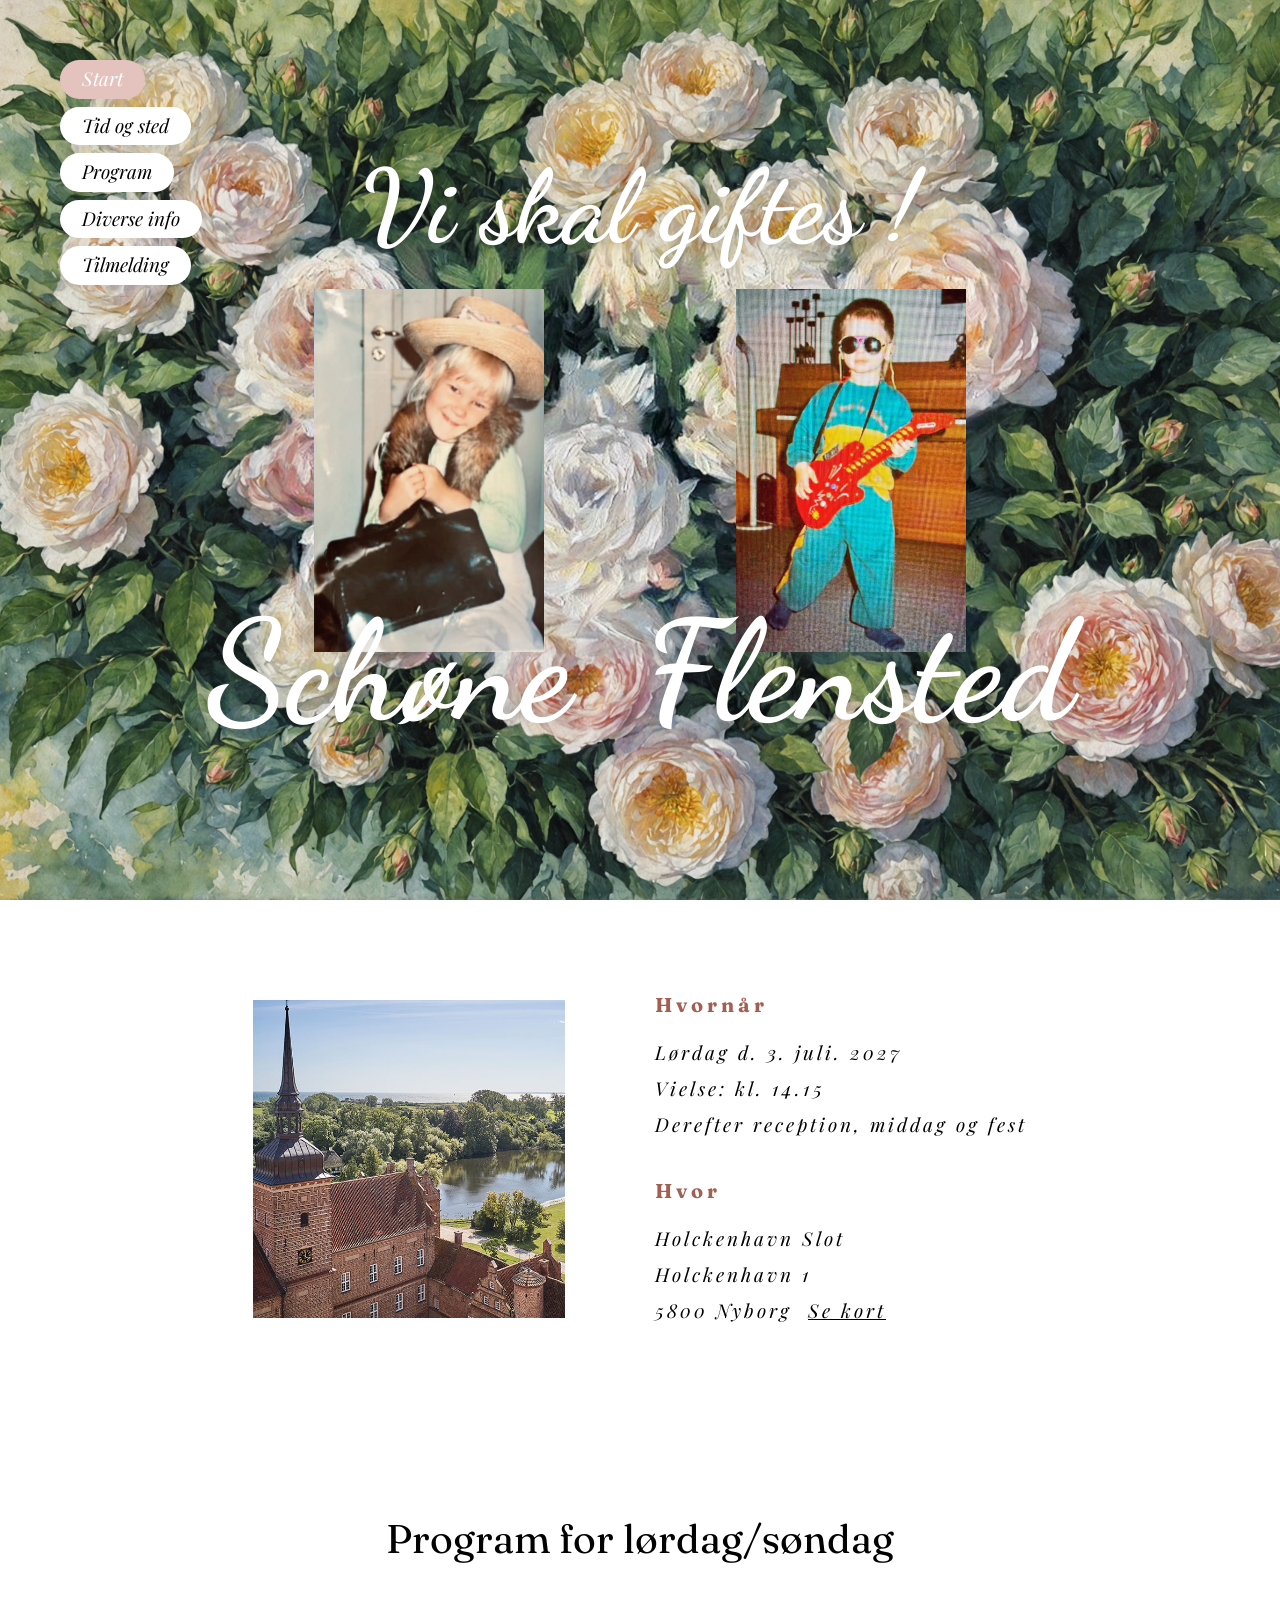
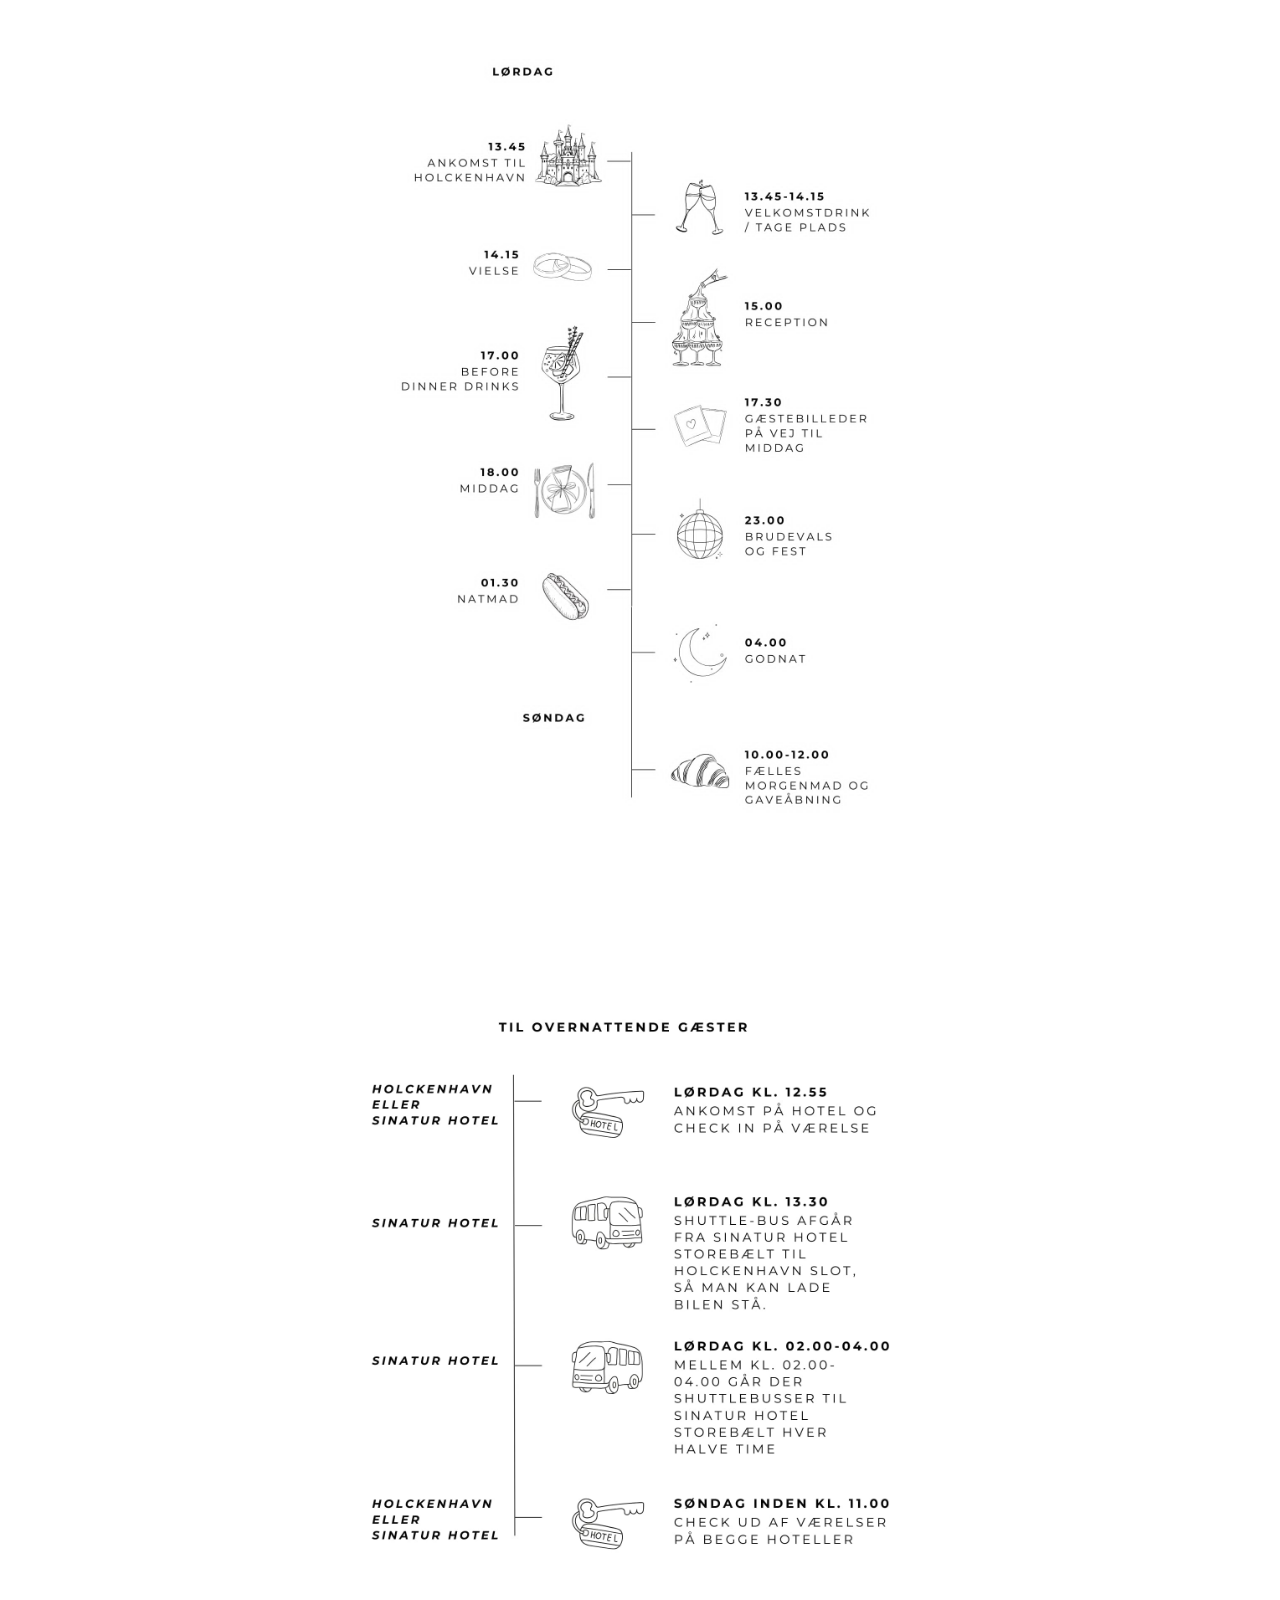
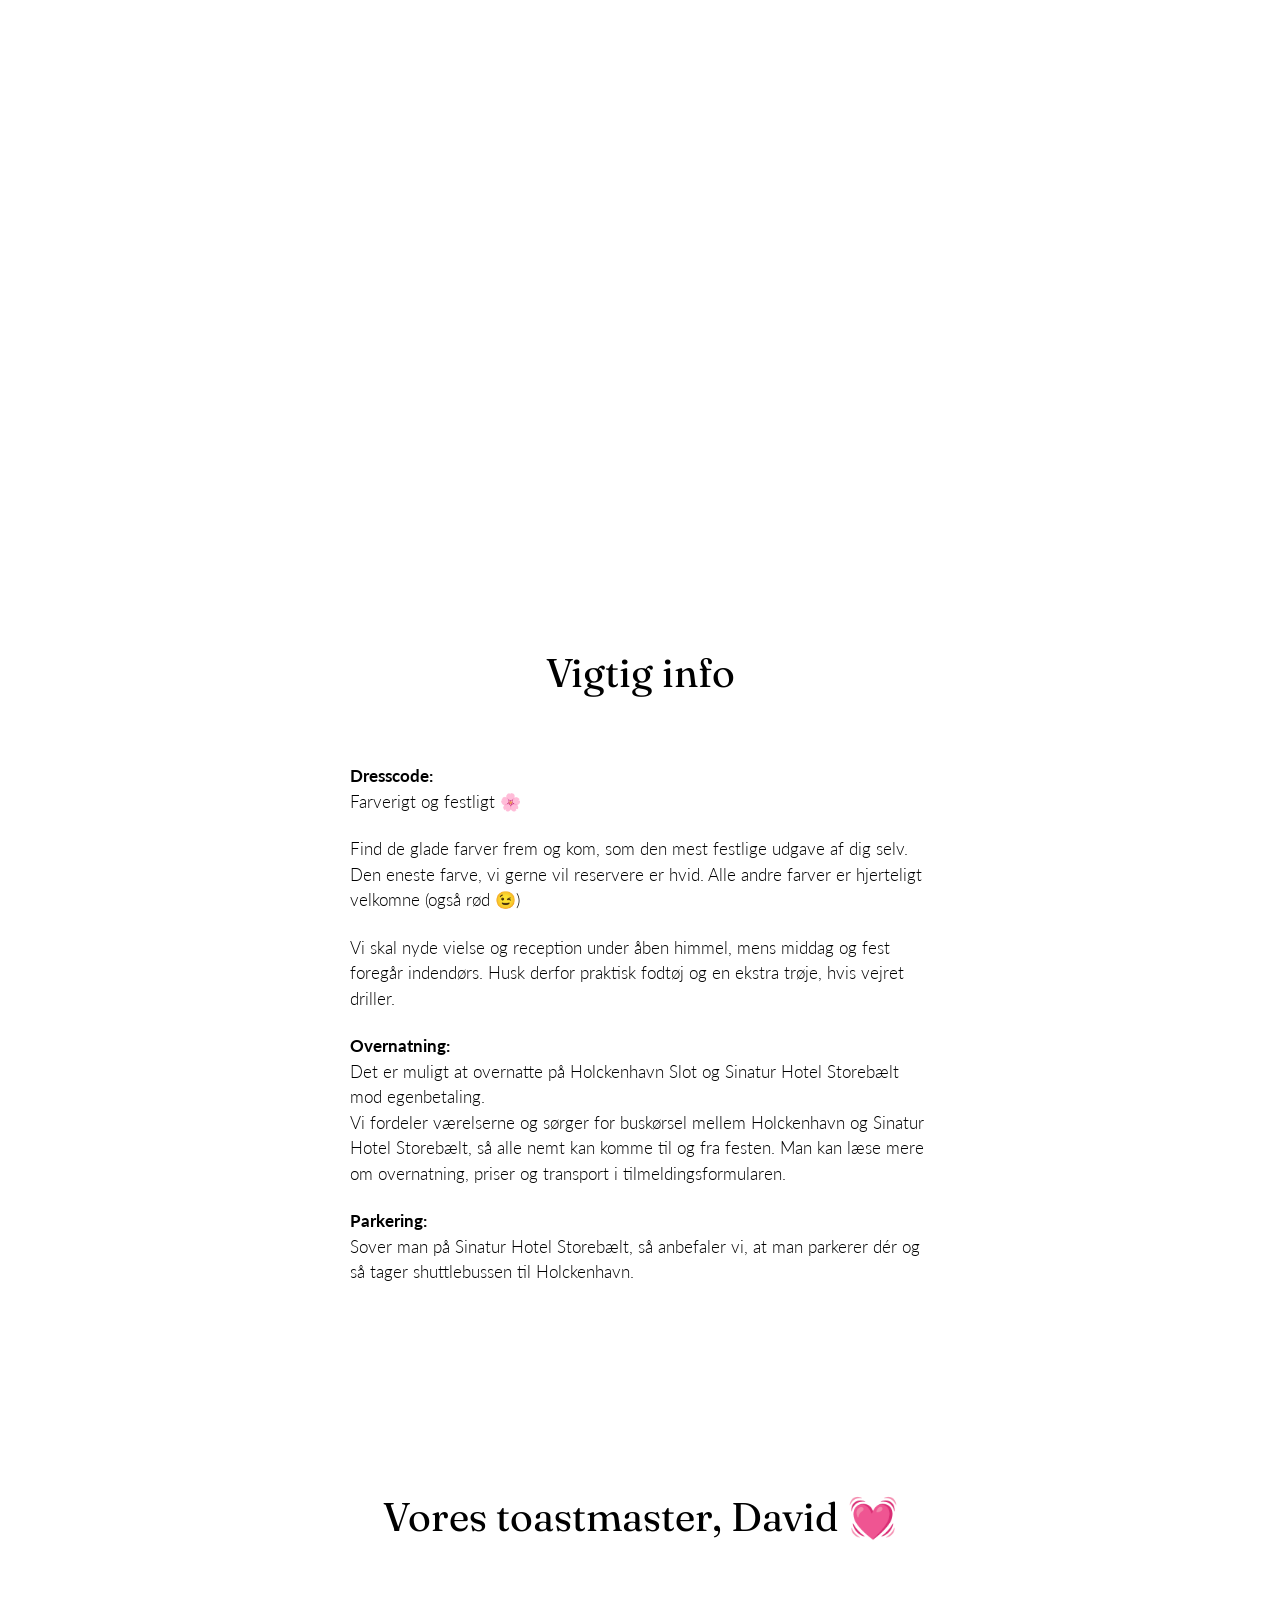
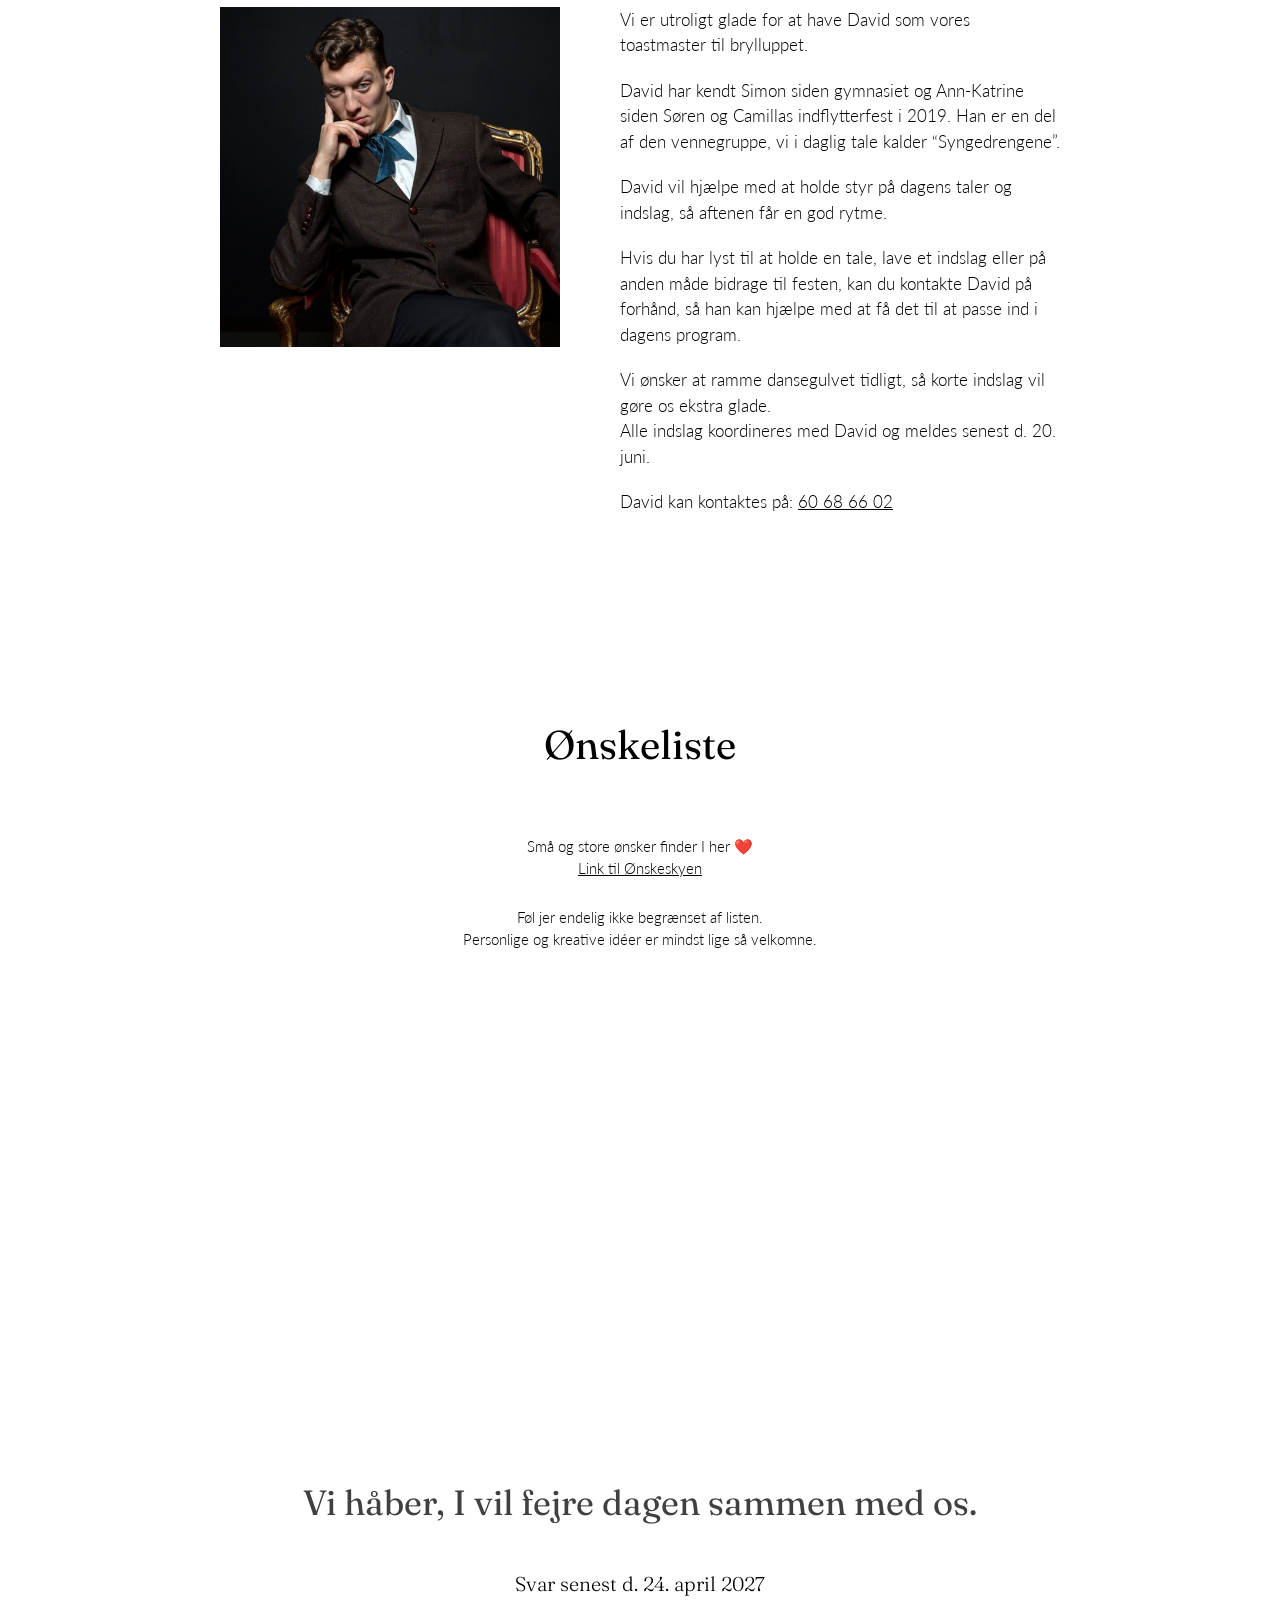
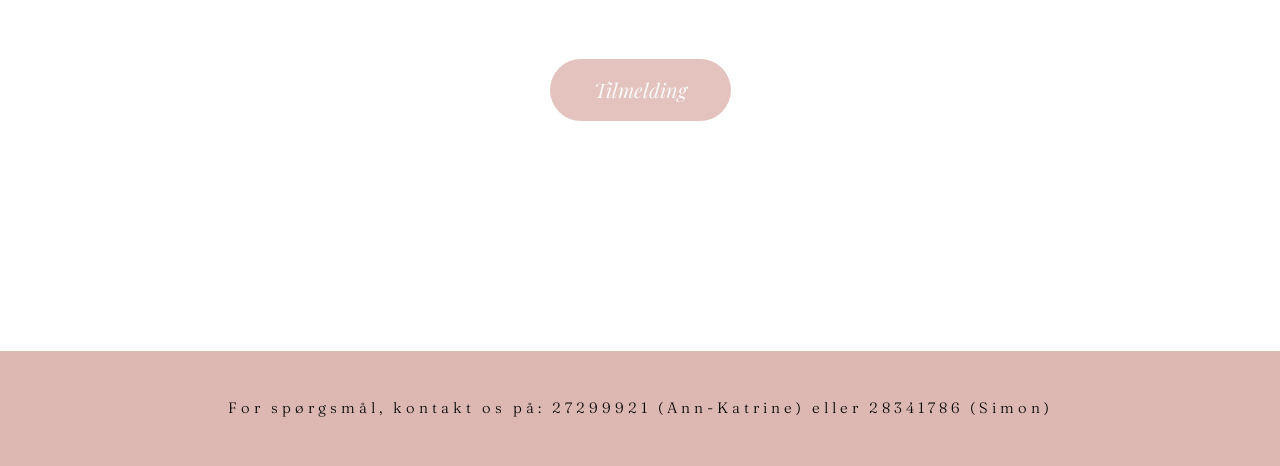
<file: index.html>
<!DOCTYPE html>
<html lang="da">
<head>
  <meta charset="utf-8">
  <meta name="viewport" content="width=device-width, initial-scale=1">
  <title>Schøne Flensted | Vi skal giftes!</title>
  <meta name="description" content="Ann-Katrine og Simon skal giftes lørdag d. 3. juli 2027 på Holckenhavn Slot. Find program, praktisk info og tilmelding her.">
  <link rel="preconnect" href="https://fonts.googleapis.com">
  <link rel="preconnect" href="https://fonts.gstatic.com" crossorigin>
  <link href="https://fonts.googleapis.com/css2?family=Dancing+Script:wght@600;700&family=Fraunces:opsz,wght@9..144,400;9..144,600;9..144,700&family=Lato:wght@300;400;700&family=Playfair+Display:ital,wght@1,400;1,500&display=swap" rel="stylesheet">
  <link rel="stylesheet" href="css/style.css">
</head>
<body>

  <nav class="side-nav" aria-label="Sidenavigation">
    <a href="#start" class="active">Start</a>
    <a href="#tid-og-sted">Tid og sted</a>
    <a href="#program">Program</a>
    <a href="#diverse-info">Diverse info</a>
    <a href="#tilmelding">Tilmelding</a>
  </nav>

  <!-- Hero -->
  <header class="hero rose-bg" id="start">
    <h1 class="script-heading hero-top">Vi skal giftes&nbsp;!</h1>
    <div class="hero-photos">
      <img src="images/hero-annkatrine.jpg" alt="Ann-Katrine som barn">
      <img src="images/hero-simon.jpg" alt="Simon som barn">
    </div>
    <p class="script-heading hero-names">Schøne&nbsp;&nbsp;Flensted</p>
  </header>

  <!-- Tid og sted -->
  <section class="white-section" id="tid-og-sted">
    <div class="details">
      <img class="details-photo" src="images/holckenhavn.jpg" alt="Holckenhavn Slot">
      <div class="details-text">
        <h2 class="details-label">Hvornår</h2>
        <p class="didot">Lørdag d. 3. juli. 2027<br>
        Vielse: kl. 14.15<br>
        Derefter reception, middag og fest</p>
        <h2 class="details-label">Hvor</h2>
        <p class="didot">Holckenhavn Slot<br>
        Holckenhavn 1<br>
        5800 Nyborg &nbsp;<a class="didot-link" href="kort.html">Se kort</a></p>
      </div>
    </div>
  </section>

  <!-- Program -->
  <section class="white-section" id="program">
    <h2 class="section-heading">Program for lørdag/søndag</h2>
    <div class="program-images">
      <img src="images/program-weekend.jpeg" alt="Program for lørdag og søndag: 14.00 ankomst, 14.15 vielse, 15.00 reception, 17.00 before dinner drinks, 17.30 gæstebilleder, 18.00 middag, 23.00 brudevals og fest, 01.30 natmad, 04.00 godnat. Søndag 10.00-12.00 fælles morgenmad og gaveåbning.">
      <img src="images/program-overnatning.jpeg" alt="Til overnattende gæster: Lørdag kl. 12.55 ankomst på hotel og check in. Kl. 13.30 shuttle-bus fra Sinatur Hotel Storebælt til Holckenhavn Slot. Kl. 02.00-04.00 shuttlebusser til Sinatur hver halve time. Søndag inden kl. 11.00 check ud på begge hoteller.">
    </div>
  </section>

  <div class="rose-divider rose-bg" role="presentation"></div>

  <!-- Vigtig info -->
  <section class="white-section" id="diverse-info">
    <h2 class="section-heading">Vigtig info</h2>
    <div class="info-text">
      <p><strong>Dresscode:</strong><br>
      Farverigt og festligt 🌸</p>
      <p>Find de glade farver frem og kom, som den mest festlige udgave af dig selv. Den eneste farve, vi gerne vil reservere er hvid. Alle andre farver er hjerteligt velkomne (også rød 😉)</p>
      <p>Vi skal nyde vielse og reception under åben himmel, mens middag og fest foregår indendørs. Husk derfor praktisk fodtøj og en ekstra trøje, hvis vejret driller.</p>
      <p><strong>Overnatning:</strong><br>
      Det er muligt at overnatte på Holckenhavn Slot og Sinatur Hotel Storebælt mod egenbetaling.<br>
      Vi fordeler værelserne og sørger for buskørsel mellem Holckenhavn og Sinatur Hotel Storebælt, så alle nemt kan komme til og fra festen. Man kan læse mere om overnatning, priser og transport i tilmeldingsformularen.</p>
      <p><strong>Parkering:</strong><br>
      Sover man på Sinatur Hotel Storebælt, så anbefaler vi, at man parkerer dér og så tager shuttlebussen til Holckenhavn.</p>
    </div>
  </section>

  <!-- Toastmaster -->
  <section class="white-section">
    <h2 class="section-heading">Vores toastmaster, David 💓</h2>
    <div class="toastmaster">
      <img src="images/david.jpg" alt="David, vores toastmaster">
      <div class="toastmaster-text">
        <p>Vi er utroligt glade for at have David som vores toastmaster til brylluppet.</p>
        <p>David har kendt Simon siden gymnasiet og Ann-Katrine siden Søren og Camillas indflytterfest i 2019. Han er en del af den vennegruppe, vi i daglig tale kalder “Syngedrengene”.</p>
        <p>David vil hjælpe med at holde styr på dagens taler og indslag, så aftenen får en god rytme.</p>
        <p>Hvis du har lyst til at holde en tale, lave et indslag eller på anden måde bidrage til festen, kan du kontakte David på forhånd, så han kan hjælpe med at få det til at passe ind i dagens program.</p>
        <p>Vi ønsker at ramme dansegulvet tidligt, så korte indslag vil gøre os ekstra glade.<br>
        Alle indslag koordineres med David og meldes senest d. 20. juni.</p>
        <p>David kan kontaktes på: <a href="tel:+4560686602">60 68 66 02</a></p>
      </div>
    </div>
  </section>

  <!-- Ønskeliste -->
  <section class="white-section wishlist">
    <h2 class="section-heading">Ønskeliste</h2>
    <p>Små og store ønsker finder I her ❤️<br>
    <a href="https://onskeskyen.dk/s/ergcup" target="_blank" rel="noopener">Link til Ønskeskyen</a></p>
    <p>Føl jer endelig ikke begrænset af listen.<br>
    Personlige og kreative idéer er mindst lige så velkomne.</p>
  </section>

  <div class="rose-divider rose-bg" role="presentation"></div>

  <!-- Tilmelding -->
  <section class="white-section rsvp" id="tilmelding">
    <h2 class="rsvp-heading">Vi håber, I vil fejre dagen sammen med os.</h2>
    <p class="rsvp-deadline">Svar senest d. 24. april 2027</p>
    <a class="btn-pill" href="tilmelding.html">Tilmelding</a>
  </section>

  <div class="rose-divider rose-divider-small rose-bg" role="presentation"></div>

  <footer>
    For spørgsmål, kontakt os på: <a href="tel:+4527299921">27299921</a> (Ann-Katrine) eller <a href="tel:+4528341786">28341786</a> (Simon)
  </footer>

  <script>
    // Highlight active nav pill while scrolling
    const links = document.querySelectorAll('.side-nav a');
    const targets = [...links].map(a => document.querySelector(a.hash));
    const setActive = () => {
      let idx = 0;
      targets.forEach((t, i) => { if (t && t.getBoundingClientRect().top <= window.innerHeight / 2) idx = i; });
      links.forEach((a, i) => a.classList.toggle('active', i === idx));
    };
    document.addEventListener('scroll', setActive, { passive: true });
    setActive();
  </script>
</body>
</html>

<!-- notifikationstest -->
</file>
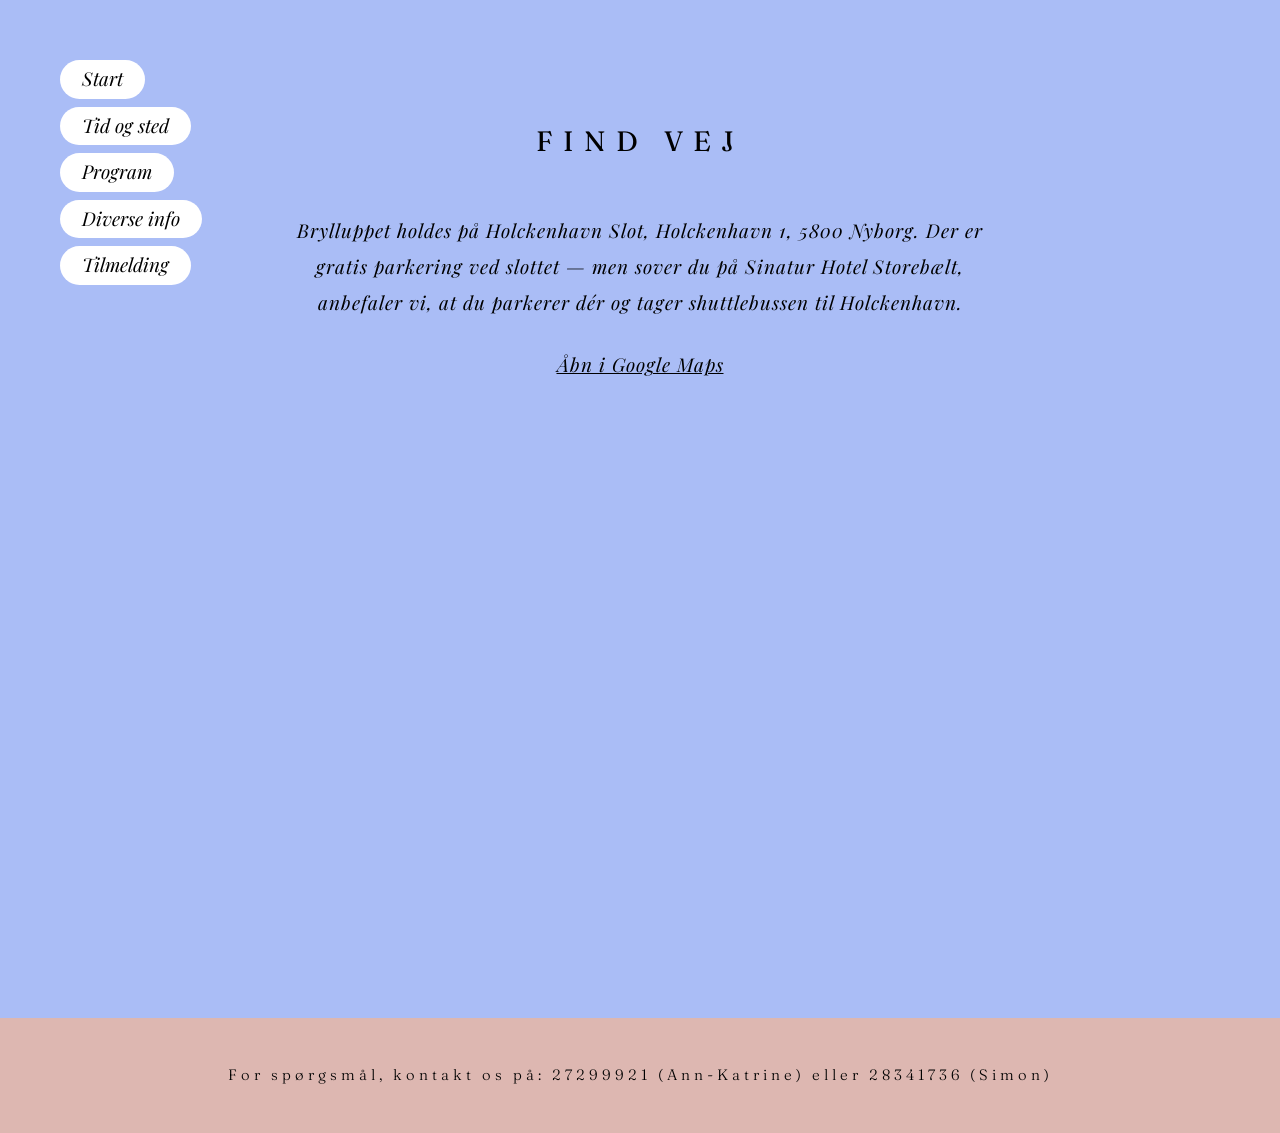
<file: kort.html>
<!DOCTYPE html>
<html lang="da">
<head>
  <meta charset="utf-8">
  <meta name="viewport" content="width=device-width, initial-scale=1">
  <title>Kort | Schøne Flensted</title>
  <meta name="description" content="Find vej til Holckenhavn Slot, Holckenhavn 1, 5800 Nyborg.">
  <link rel="preconnect" href="https://fonts.googleapis.com">
  <link rel="preconnect" href="https://fonts.gstatic.com" crossorigin>
  <link href="https://fonts.googleapis.com/css2?family=Fraunces:opsz,wght@9..144,400;9..144,600;9..144,700&family=Lato:wght@300;400;700&family=Playfair+Display:ital,wght@1,400;1,500&display=swap" rel="stylesheet">
  <link rel="stylesheet" href="css/style.css">
</head>
<body class="map-page">

  <nav class="side-nav" aria-label="Sidenavigation">
    <a href="index.html#start">Start</a>
    <a href="index.html#tid-og-sted">Tid og sted</a>
    <a href="index.html#program">Program</a>
    <a href="index.html#diverse-info">Diverse info</a>
    <a href="index.html#tilmelding">Tilmelding</a>
  </nav>

  <section class="map-intro">
    <h1>Find vej</h1>
    <p class="didot">Brylluppet holdes på Holckenhavn Slot, Holckenhavn 1, 5800 Nyborg.
    Der er gratis parkering ved slottet — men sover du på Sinatur Hotel Storebælt,
    anbefaler vi, at du parkerer dér og tager shuttlebussen til Holckenhavn.</p>
    <p class="didot"><a class="didot-link" href="https://maps.app.goo.gl/1B9fmFkSBsrETzV69" target="_blank" rel="noopener">Åbn i Google Maps</a></p>
  </section>

  <div class="map-embed">
    <iframe
      title="Kort over Holckenhavn Slot"
      src="https://www.google.com/maps?q=Holckenhavn%20Slot%2C%20Holckenhavn%201%2C%205800%20Nyborg&output=embed"
      loading="lazy"
      referrerpolicy="no-referrer-when-downgrade"
      allowfullscreen></iframe>
  </div>

  <footer>
    For spørgsmål, kontakt os på: <a href="tel:+4527299921">27299921</a> (Ann-Katrine) eller <a href="tel:+4528341736">28341736</a> (Simon)
  </footer>

</body>
</html>
</file>
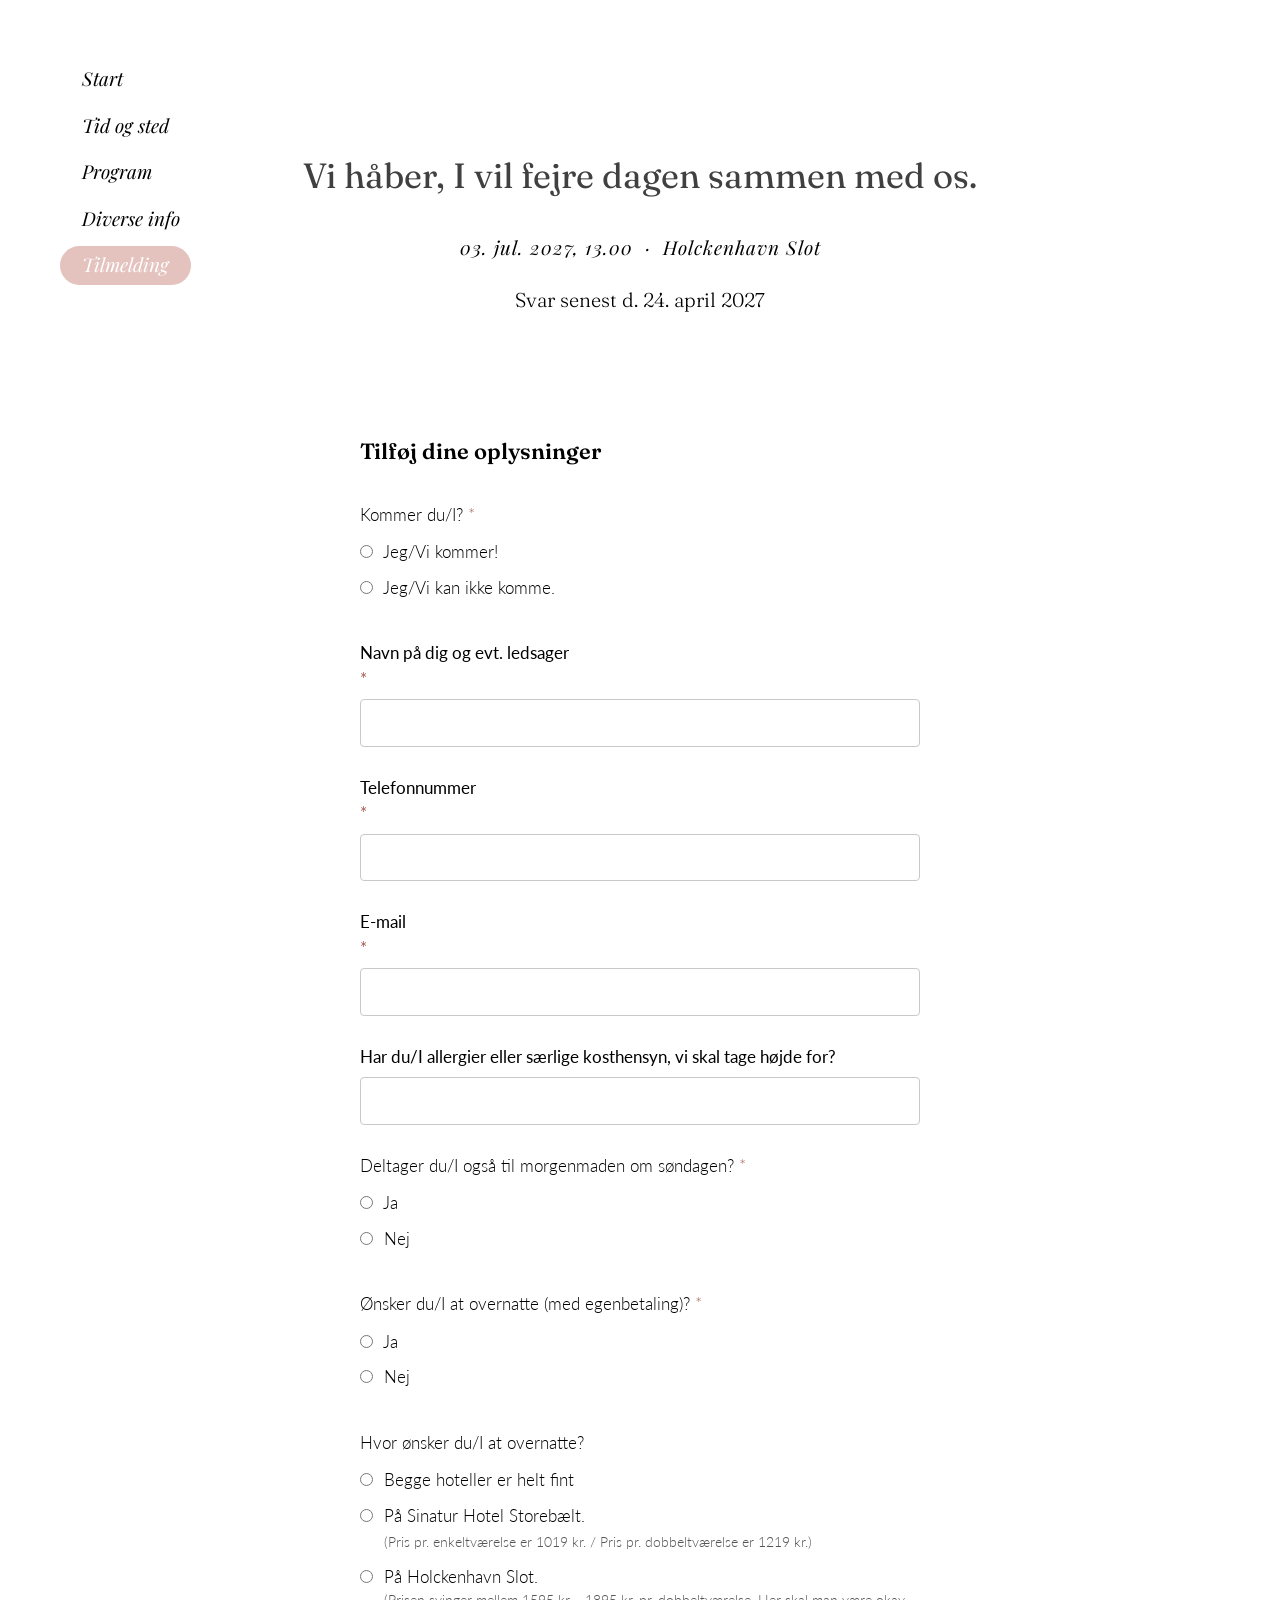
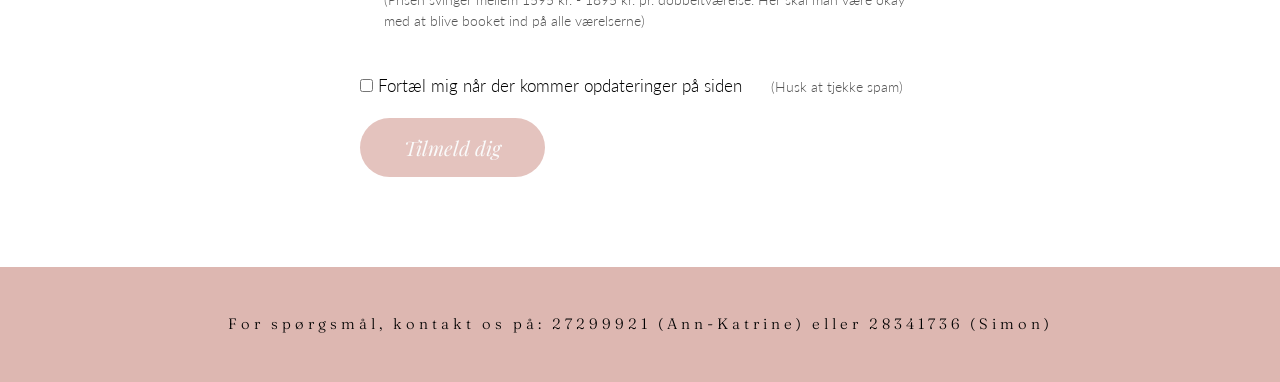
<file: tilmelding.html>
<!DOCTYPE html>
<html lang="da">
<head>
  <meta charset="utf-8">
  <meta name="viewport" content="width=device-width, initial-scale=1">
  <title>Tilmelding | Schøne Flensted</title>
  <meta name="description" content="Tilmeld dig Ann-Katrine og Simons bryllup d. 3. juli 2027 på Holckenhavn Slot.">
  <link rel="preconnect" href="https://fonts.googleapis.com">
  <link rel="preconnect" href="https://fonts.gstatic.com" crossorigin>
  <link href="https://fonts.googleapis.com/css2?family=Fraunces:opsz,wght@9..144,400;9..144,600;9..144,700&family=Lato:wght@300;400;700&family=Playfair+Display:ital,wght@1,400;1,500&display=swap" rel="stylesheet">
  <link rel="stylesheet" href="css/style.css">
</head>
<body class="form-page">

  <nav class="side-nav" aria-label="Sidenavigation">
    <a href="index.html#start">Start</a>
    <a href="index.html#tid-og-sted">Tid og sted</a>
    <a href="index.html#program">Program</a>
    <a href="index.html#diverse-info">Diverse info</a>
    <a href="tilmelding.html" class="active">Tilmelding</a>
  </nav>

  <section class="form-hero">
    <h1>Vi håber, I vil fejre dagen sammen med os.</h1>
    <p class="didot">03. jul. 2027, 13.00 &nbsp;·&nbsp; Holckenhavn Slot</p>
    <p class="rsvp-deadline">Svar senest d. 24. april 2027</p>
  </section>

  <section class="white-section">
    <form id="rsvp-form" class="rsvp-form" novalidate>

      <h2 class="form-section-heading">Tilføj dine oplysninger</h2>

      <fieldset>
        <legend>Kommer du/I? <span class="req">*</span></legend>
        <label class="choice"><input type="radio" name="attendance" value="Ja" required> Jeg/Vi kommer!</label>
        <label class="choice"><input type="radio" name="attendance" value="Nej"> Jeg/Vi kan ikke komme.</label>
      </fieldset>

      <label class="field">
        <span>Navn på dig og evt. ledsager <span class="req">*</span></span>
        <input type="text" name="name" required autocomplete="name">
      </label>

      <label class="field">
        <span>Telefonnummer <span class="req">*</span></span>
        <input type="tel" name="phone" required autocomplete="tel">
      </label>

      <label class="field">
        <span>E-mail <span class="req">*</span></span>
        <input type="email" name="email" required autocomplete="email">
      </label>

      <label class="field">
        <span>Har du/I allergier eller særlige kosthensyn, vi skal tage højde for?</span>
        <input type="text" name="allergies">
      </label>

      <fieldset>
        <legend>Deltager du/I også til morgenmaden om søndagen? <span class="req">*</span></legend>
        <label class="choice"><input type="radio" name="breakfast" value="Ja" required> Ja</label>
        <label class="choice"><input type="radio" name="breakfast" value="Nej"> Nej</label>
      </fieldset>

      <fieldset>
        <legend>Ønsker du/I at overnatte (med egenbetaling)? <span class="req">*</span></legend>
        <label class="choice"><input type="radio" name="stay" value="Ja" required> Ja</label>
        <label class="choice"><input type="radio" name="stay" value="Nej"> Nej</label>
      </fieldset>

      <fieldset>
        <legend>Hvor ønsker du/I at overnatte?</legend>
        <label class="choice"><input type="radio" name="hotel" value="Begge"> Begge hoteller er helt fint</label>
        <label class="choice"><input type="radio" name="hotel" value="Sinatur"> På Sinatur Hotel Storebælt.<br>
          <small>(Pris pr. enkeltværelse er 1019 kr. / Pris pr. dobbeltværelse er 1219 kr.)</small></label>
        <label class="choice"><input type="radio" name="hotel" value="Holckenhavn"> På Holckenhavn Slot.<br>
          <small>(Prisen svinger mellem 1595 kr. - 1895 kr. pr. dobbeltværelse. Her skal man være okay med at blive booket ind på alle værelserne)</small></label>
      </fieldset>

      <label class="choice">
        <input type="checkbox" name="updates" value="Ja"> Fortæl mig når der kommer opdateringer på siden <small>(Husk at tjekke spam)</small>
      </label>

      <p class="form-error" id="form-error" hidden>Udfyld venligst alle felter markeret med *</p>

      <button type="submit" class="btn-pill">Tilmeld dig</button>
    </form>

    <div id="rsvp-thanks" class="rsvp-thanks" hidden>
      <h2 class="section-heading">Tak. Vi ses snart. 💐</h2>
      <p>Din tilmelding er modtaget.</p>
      <p><a href="index.html">Tilbage til forsiden</a></p>
    </div>
  </section>

  <footer>
    For spørgsmål, kontakt os på: <a href="tel:+4527299921">27299921</a> (Ann-Katrine) eller <a href="tel:+4528341736">28341736</a> (Simon)
  </footer>

  <script>
    // ==== Google Form-integration ====
    const GOOGLE_FORM_ACTION = 'https://docs.google.com/forms/d/e/1FAIpQLScWj5Y8MKspE_TkUSdi8BMqSEd5CGXgOAa_kimRQ9PKDDv0kg/formResponse';
    const ENTRY_IDS = {
      attendance: 'entry.445436947',
      name:       'entry.334301406',
      phone:      'entry.779596723',
      email:      'entry.991940888',
      allergies:  'entry.1075795415',
      breakfast:  'entry.705180040',
      stay:       'entry.1297789574',
      hotel:      'entry.750102515',
      updates:    'entry.1914634338',
    };

    const form = document.getElementById('rsvp-form');
    form.addEventListener('submit', async (e) => {
      e.preventDefault();
      const err = document.getElementById('form-error');
      if (!form.checkValidity()) { err.hidden = false; form.reportValidity(); return; }
      err.hidden = true;

      const data = new FormData(form);
      const body = new URLSearchParams();
      for (const [key, entry] of Object.entries(ENTRY_IDS)) {
        const val = data.get(key);
        if (val) body.append(entry, val);
      }

      if (GOOGLE_FORM_ACTION.startsWith('https://')) {
        try {
          await fetch(GOOGLE_FORM_ACTION, { method: 'POST', mode: 'no-cors', headers: { 'Content-Type': 'application/x-www-form-urlencoded' }, body });
        } catch (_) { /* no-cors: svar kan ikke læses, indsendelsen går stadig igennem */ }
      } else {
        console.warn('Google Form er ikke konfigureret endnu.');
      }

      form.hidden = true;
      document.getElementById('rsvp-thanks').hidden = false;
      window.scrollTo({ top: 0, behavior: 'smooth' });
    });
  </script>
</body>
</html>
</file>
<file: css/style.css>
/* Schøne Flensted — bryllupshjemmeside */

:root {
  --terracotta: #A45F53;
  --pink: #E4C3BE;
  --footer-pink: #DDB7B1;
  --periwinkle: #AABDF6;
  --ink: #000;
  --grey: #404040;
}

* { margin: 0; padding: 0; box-sizing: border-box; }

html { scroll-behavior: smooth; }

body {
  font-family: 'Lato', sans-serif;
  font-weight: 300;
  color: var(--ink);
  background: #fff;
  line-height: 1.5;
}

/* ---------- Fixed rose background (parallax) ---------- */
.rose-bg {
  background-image: url('../images/roser-bg.jpg');
  background-size: cover;
  background-position: center;
  background-attachment: fixed;
}

@media (max-width: 900px), (hover: none) {
  /* fixed backgrounds perform poorly on mobile */
  .rose-bg { background-attachment: scroll; }
}

/* ---------- Side navigation ---------- */
.side-nav {
  position: fixed;
  top: 60px;
  left: 60px;
  z-index: 100;
  display: flex;
  flex-direction: column;
  gap: 8px;
}

.side-nav a {
  font-family: 'Playfair Display', 'Didot', serif;
  font-style: italic;
  font-size: 19px;
  text-decoration: none;
  color: var(--ink);
  background: #fff;
  border-radius: 100px;
  padding: 4px 22px 6px;
  width: fit-content;
  transition: background .25s, color .25s;
}

.side-nav a:hover { background: #f3e3e0; }

.side-nav a.active {
  background: var(--pink);
  color: #fff;
}

/* ---------- Hero ---------- */
.hero {
  min-height: 100vh;
  display: flex;
  flex-direction: column;
  align-items: center;
  justify-content: center;
  text-align: center;
  padding: 40px 20px;
}

.script-heading {
  font-family: 'Dancing Script', cursive;
  font-weight: 700;
  color: #fff;
  text-shadow: 0 1px 12px rgba(0,0,0,.15);
  line-height: 1;
}

.hero-top { font-size: clamp(48px, 8vw, 105px); }

.hero-photos {
  display: flex;
  gap: clamp(24px, 15vw, 220px);
  margin: 30px 0;
}

.hero-photos img {
  width: clamp(120px, 18vw, 235px);
  aspect-ratio: 235 / 370;
  object-fit: cover;
}

.hero-names {
  font-size: clamp(56px, 11vw, 143px);
  margin-top: -80px;
  white-space: nowrap;
}

@media (max-width: 900px) {
  .hero-names { margin-top: -30px; }
}

/* ---------- Generic sections ---------- */
.white-section {
  background: #fff;
  padding: 90px 24px;
  display: flex;
  flex-direction: column;
  align-items: center;
}

.section-heading {
  font-family: 'Fraunces', serif;
  font-weight: 400;
  font-size: clamp(30px, 4vw, 40px);
  text-align: center;
  margin-bottom: 60px;
}

.rose-divider { height: 320px; }
.rose-divider-small { height: 140px; }

/* ---------- Tid og sted ---------- */
.details {
  display: flex;
  align-items: center;
  gap: 90px;
  flex-wrap: wrap;
  justify-content: center;
  max-width: 960px;
}

.details-photo {
  width: 312px;
  height: 318px;
  object-fit: cover;
}

.details-label {
  font-family: 'Fraunces', serif;
  font-weight: 700;
  font-size: 20px;
  letter-spacing: 4px;
  color: var(--terracotta);
  text-transform: none;
  margin: 34px 0 14px;
}

.details-text .details-label:first-child { margin-top: 0; }

.didot {
  font-family: 'Playfair Display', 'Didot', serif;
  font-style: italic;
  font-size: 19px;
  letter-spacing: 3px;
  line-height: 1.9;
}

.didot-link {
  font-family: 'Playfair Display', 'Didot', serif;
  font-style: italic;
  color: var(--ink);
}

/* ---------- Program ---------- */
.program-images {
  display: flex;
  flex-direction: column;
  align-items: center;
  gap: 40px;
}

.program-images img {
  width: min(592px, 100%);
  height: auto;
}

/* ---------- Vigtig info ---------- */
.info-text {
  max-width: 580px;
  font-size: 17px;
}

.info-text p { margin-bottom: 22px; }

.info-text strong { font-weight: 700; }

/* ---------- Toastmaster ---------- */
.toastmaster {
  display: flex;
  gap: 60px;
  align-items: flex-start;
  justify-content: center;
  flex-wrap: wrap;
  max-width: 960px;
}

.toastmaster img {
  width: min(340px, 100%);
  height: auto;
}

.toastmaster-text {
  max-width: 440px;
  font-size: 17px;
}

.toastmaster-text p { margin-bottom: 20px; }

.toastmaster-text a { color: inherit; }

/* ---------- Ønskeliste ---------- */
.wishlist { text-align: center; }

.wishlist p {
  font-size: 15px;
  margin-bottom: 26px;
}

.wishlist a { color: inherit; }

/* ---------- Tilmelding / RSVP ---------- */
.rsvp { text-align: center; }

.rsvp-heading {
  font-family: 'Fraunces', serif;
  font-weight: 400;
  font-size: clamp(26px, 3.5vw, 35px);
  color: var(--grey);
}

.rsvp-deadline {
  font-family: 'Fraunces', serif;
  font-size: 20px;
  margin: 40px 0 60px;
}

.btn-pill {
  font-family: 'Playfair Display', 'Didot', serif;
  font-style: italic;
  font-size: 20px;
  color: #fafafa;
  background: var(--pink);
  border-radius: 100px;
  padding: 16px 44px;
  text-decoration: none;
  transition: background .25s;
}

.btn-pill:hover { background: #d8aca6; }

/* ---------- Footer ---------- */
footer {
  background: var(--footer-pink);
  font-family: 'Fraunces', serif;
  font-size: 15px;
  letter-spacing: 4px;
  text-align: center;
  padding: 46px 20px;
}

footer a {
  color: inherit;
  text-decoration: none;
}

/* ---------- Kort page ---------- */
.map-page { background: var(--periwinkle); }

.map-intro {
  padding: 120px 24px 70px;
  text-align: center;
  max-width: 760px;
  margin: 0 auto;
}

.map-intro h1 {
  font-family: 'Fraunces', serif;
  font-weight: 400;
  font-size: 28px;
  letter-spacing: 10px;
  text-transform: uppercase;
  margin-bottom: 50px;
}

.map-intro .didot { margin-bottom: 26px; letter-spacing: 1px; }

.map-embed iframe {
  display: block;
  width: 100%;
  height: 60vh;
  min-height: 420px;
  border: 0;
}

/* ---------- Tilmelding form page ---------- */
.form-page { background: #fff; }

.form-hero {
  padding: 150px 24px 30px;
  text-align: center;
  max-width: 760px;
  margin: 0 auto;
}

.form-hero h1 {
  font-family: 'Fraunces', serif;
  font-weight: 400;
  font-size: clamp(26px, 3.5vw, 35px);
  color: var(--grey);
  margin-bottom: 26px;
}

.form-hero .didot { margin-bottom: 10px; letter-spacing: 1px; }

.form-hero .rsvp-deadline { margin: 20px 0 0; }

.rsvp-form {
  width: min(560px, 100%);
  font-size: 17px;
}

.form-section-heading {
  font-family: 'Fraunces', serif;
  font-weight: 600;
  font-size: 22px;
  margin-bottom: 34px;
}

.rsvp-form .field { display: block; margin-bottom: 28px; }

.rsvp-form .field span { display: block; margin-bottom: 8px; font-weight: 400; }

.rsvp-form input[type="text"],
.rsvp-form input[type="tel"],
.rsvp-form input[type="email"] {
  width: 100%;
  padding: 10px 12px;
  font: inherit;
  border: 1px solid #c9c9c9;
  border-radius: 4px;
  background: #fff;
}

.rsvp-form input:focus {
  outline: none;
  border-color: var(--terracotta);
}

.rsvp-form fieldset {
  border: 0;
  margin-bottom: 30px;
}

.rsvp-form legend { margin-bottom: 12px; }

.rsvp-form .choice {
  display: block;
  margin-bottom: 10px;
  cursor: pointer;
}

.rsvp-form .choice small { color: #555; margin-left: 24px; display: inline-block; }

.rsvp-form input[type="radio"] { accent-color: var(--terracotta); margin-right: 6px; }

.req { color: var(--terracotta); }

.form-error { color: #b00020; margin-bottom: 20px; }

.rsvp-form .btn-pill {
  border: 0;
  cursor: pointer;
  display: inline-block;
  margin-top: 10px;
}

.rsvp-thanks { text-align: center; padding: 40px 0 80px; }

.rsvp-thanks a { color: inherit; }

/* ---------- Mobile ---------- */
@media (max-width: 900px) {
  .side-nav {
    top: 0; left: 0; right: 0;
    flex-direction: row;
    flex-wrap: wrap;
    gap: 6px;
    padding: 10px;
    justify-content: center;
    background: rgba(255,255,255,.65);
    backdrop-filter: blur(6px);
  }
  .side-nav a { font-size: 15px; padding: 3px 14px 5px; }
  .details { gap: 40px; }
  .white-section { padding: 70px 20px; }
  .rose-divider { height: 180px; }
  .map-intro { padding-top: 110px; }
}
</file>
